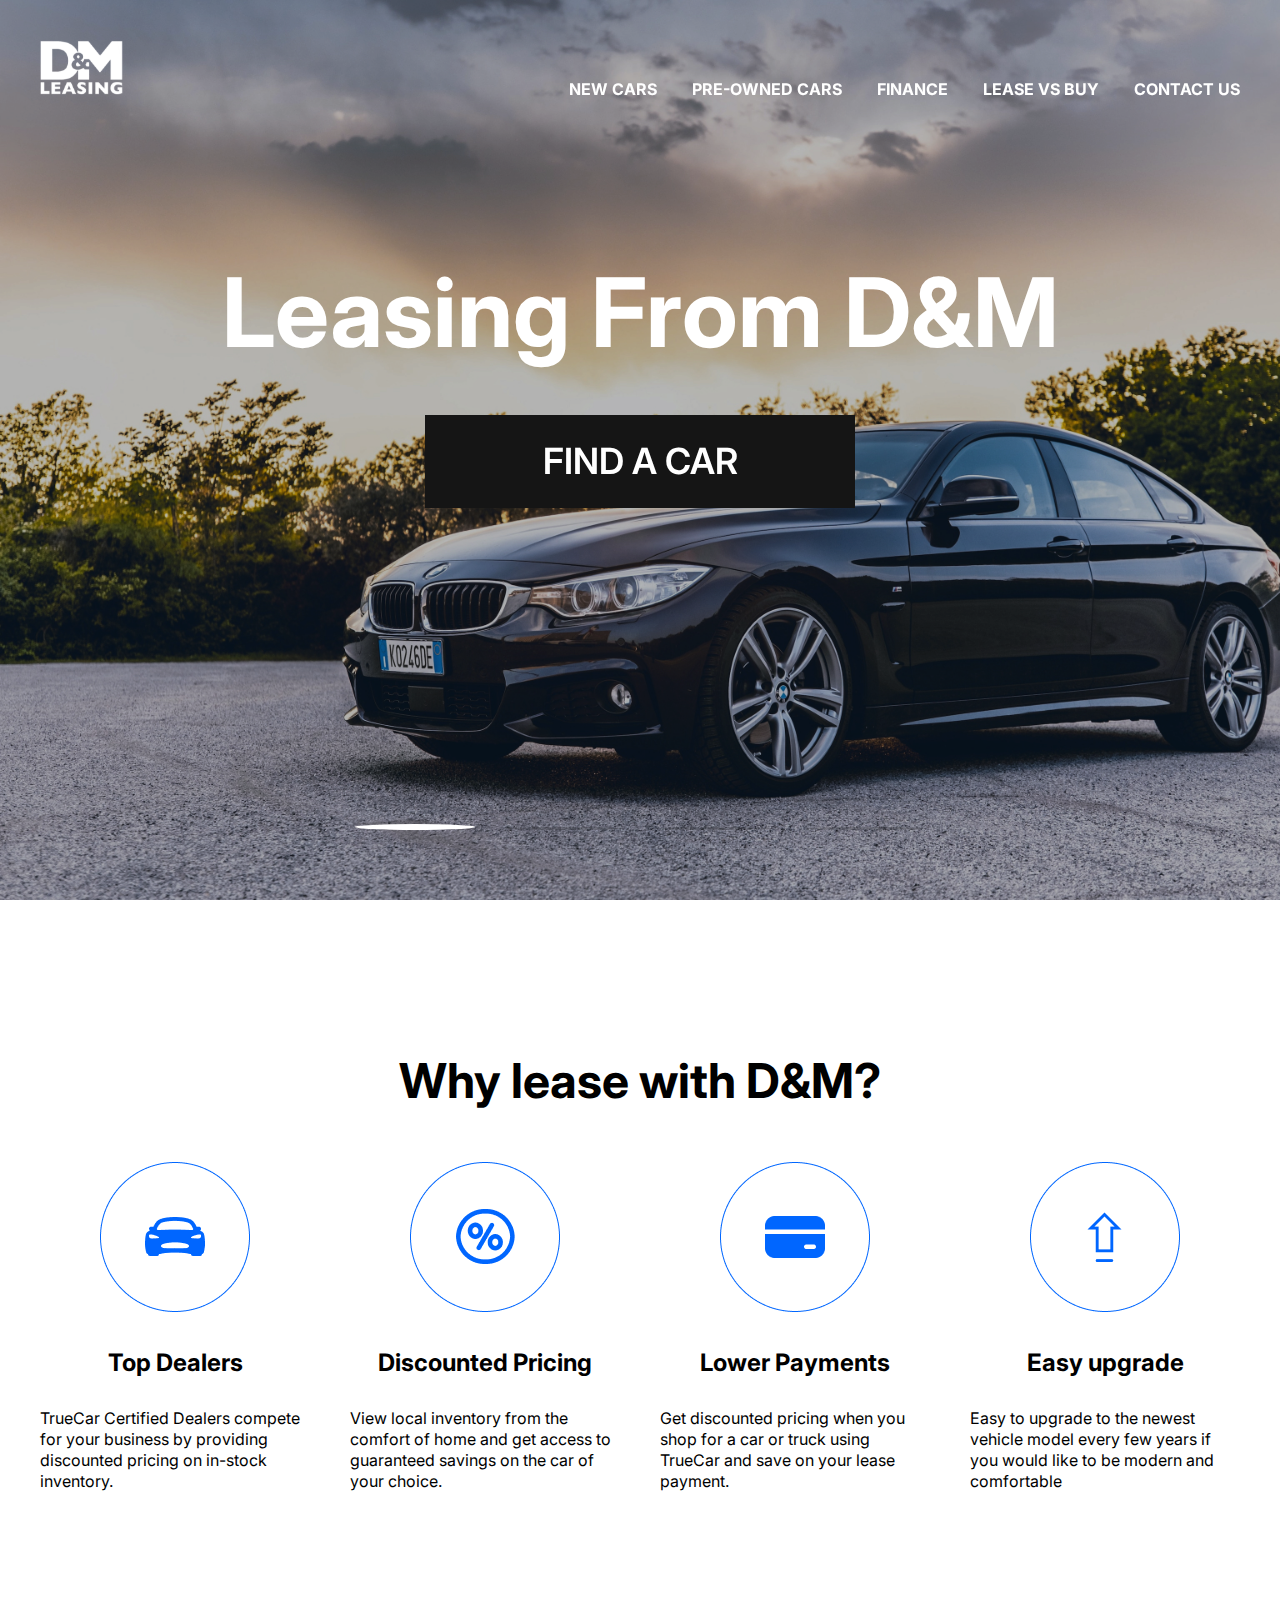
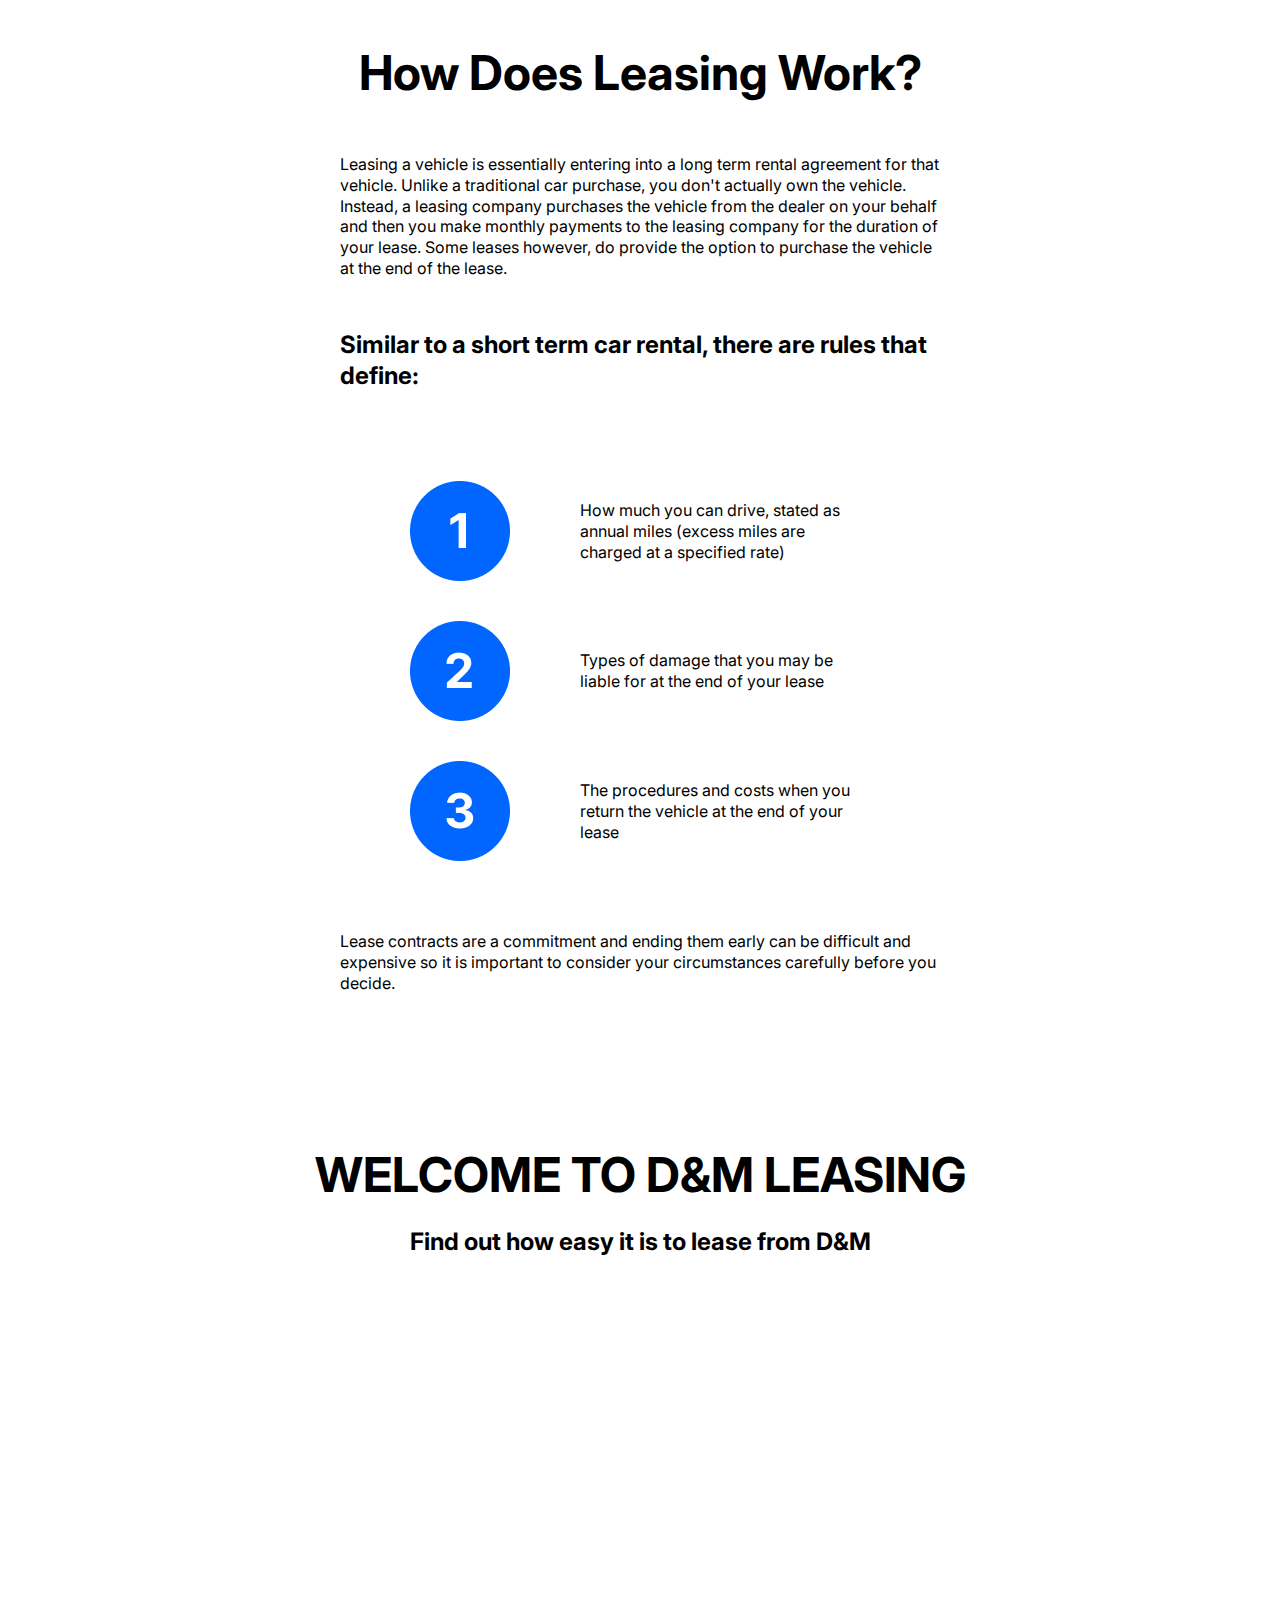
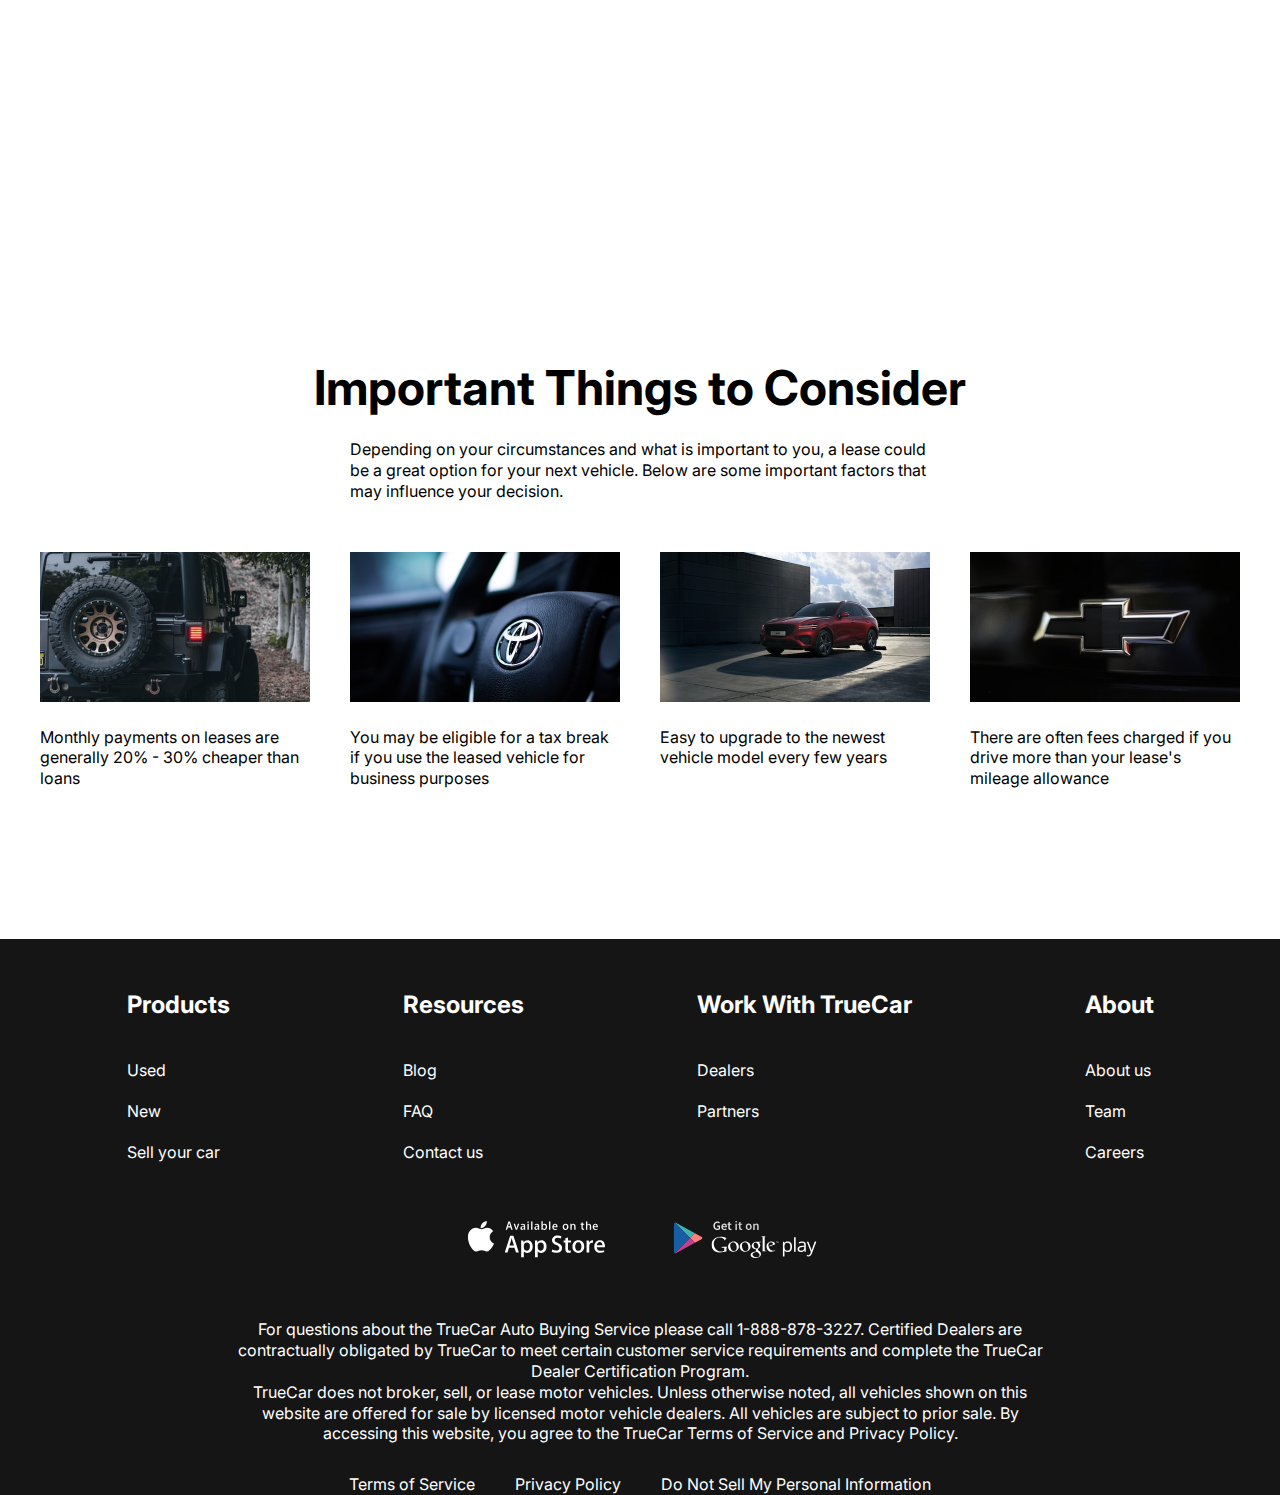
<file: index.html>
<!DOCTYPE html>
<html lang="en">
<head>
    <meta charset="UTF-8">
    <meta http-equiv="X-UA-Compatible" content="IE=edge">
    <meta name="viewport" content="width=device-width, initial-scale=1.0">
    <title>Document</title>
    <link rel="preconnect" href="https://fonts.googleapis.com">
    <link rel="preconnect" href="https://fonts.gstatic.com" crossorigin>
    <link href="https://fonts.googleapis.com/css2?family=Inter:wght@400;700&display=swap" rel="stylesheet">
    <link rel="stylesheet"
    href="https://cdn.jsdelivr.net/npm/swiper@9/swiper-bundle.min.css">
    <link rel="stylesheet" href="/css/styles.css">
</head>
<body>


    <div class="wrapper">
        <header class="header header-main">
            <div class="container">
                <div class="header__inner">
                    <a href="#" class="logo">
                        <img class="logo__img" src="/images/logo.svg" alt="">
                    </a>
                    <nav class="menu">
                        <ul class="menu__list">
                            <li class="menu__list-item">
                                <a href="#" class="menu__list-link">NEW CARS</a>
                            </li>
                            <li class="menu__list-item">
                                <a href="#" class="menu__list-link">PRE-OWNED CARS</a>
                            </li>
                            <li class="menu__list-item">
                                <a href="#" class="menu__list-link">FINANCE</a>
                            </li>
                            <li class="menu__list-item">
                                <a href="#" class="menu__list-link">LEASE VS BUY</a>
                            </li>
                            <li class="menu__list-item">
                                <a href="#" class="menu__list-link">CONTACT US</a>
                            </li>
                        </ul>
                    </nav>
                </div>
            </div>
        </header>
        <main class="main">

            <section class="top">
                <div class="container">
                    <h1 class="title">
                        Leasing From D&M
                    </h1>
                    <a href="#" class="top__link">
                        FIND A CAR
                    </a>
                </div>
            </section>
            <div class="slider">
                <div class="swiper">
                    <div class="swiper-wrapper">
                        <div class="swiper-slide" style="background-image: url(images/slide-1.jpg);"></div>
                        <div class="swiper-slide" style="background-image: url(images/slide-1.jpg);"></div>
                        <div class="swiper-slide" style="background-image: url(images/slide-1.jpg);"></div>
                        <div class="swiper-slide" style="background-image: url(images/slide-1.jpg);"></div>
                      
                    </div>
                    <div class="swiper-pagination"></div>
                </div>
            </div>
            <section class="why-lease">
                <div class="container">
                    <h2 class="section-title">
                        Why lease with D&M?
                    </h2>
                    <ul class="why-lease__list">
                        <li class="why-lease__item">
                            <img src="images/why-lease-img-1.png" alt="" class="why-lease__item-img">
                            <h3 class="why-lease__item-title">
                                Top Dealers
                            </h3>
                            <p class="why-lease__item-text">
                                TrueCar Certified Dealers compete for your 
                                business by providing discounted pricing on in-stock inventory.
                            </p>
                        </li>
                        <li class="why-lease__item">
                            <img src="images/why-lease-image-2.png" alt="" class="why-lease__item-img">
                            <h3 class="why-lease__item-title">
                                Discounted Pricing
                            </h3>
                            <p class="why-lease__item-text">
                                View local inventory from the comfort of home and get access 
                                to guaranteed savings on the car of your choice.
                            </p>
                        </li>
                        <li class="why-lease__item">
                            <img src="images/why-lease-img-3.png" alt="" class="why-lease__item-img">
                            <h3 class="why-lease__item-title">
                                Lower Payments
                            </h3>
                            <p class="why-lease__item-text">
                                Get discounted pricing when you shop for a car or truck using 
                                TrueCar and save on your lease payment.
                            </p>
                        </li>
                        <li class="why-lease__item">
                            <img src="images/why-lease-img-4.png" alt="" class="why-lease__item-img">
                            <h3 class="why-lease__item-title">
                                Easy upgrade
                            </h3>
                            <p class="why-lease__item-text">
                                Easy to upgrade to the newest vehicle model every few years if 
                                you would like to be modern and comfortable
                            </p>
                        </li>
                    </ul>
                </div>
            </section>
            <section class="leasing-work">
                <div class="container">
                    <div class="leasing-work-inner">
                        <h2 class="section-title">
                            How Does Leasing Work?
                        </h2>
                        <p class="leasing-work__text">
                            Leasing a vehicle is essentially entering into a long term 
                            rental agreement for that vehicle. Unlike a traditional car purchase, 
                            you don't actually own the vehicle. Instead, a leasing company purchases 
                            the vehicle from the dealer on your behalf and then you make monthly payments 
                            to the leasing company for the duration of your lease. Some leases however, 
                            do provide the option 
                            to purchase the vehicle at the end of the lease.
                        </p>
                        <h4 class="leasing-work-title">
                            Similar to a short term car rental, there are rules that define:  
                        </h4>
                        <ul class="leasing-work__list">
                            <li class="leasing-work__list-item">
                                <img class="leasing-work__list-img" src="/images/leasing-work-img-1.png" alt="">
                                <p class="leasing-work__list-text">How much you can drive, stated as annual 
                                        miles (excess miles are charged at a specified rate)</p>
                            </li>
                            <li class="leasing-work__list-item">
                                <img class="leasing-work__list-img" src="/images/leasing-work-img-2.png" alt="">
                                <p class="leasing-work__list-text">Types of damage that you may be liable for at the end of 
                                        your lease</p>
                            </li>
                            <li class="leasing-work__list-item">
                                <img class="leasing-work__list-img" src="/images/leasing-work-img-3.png" alt="">
                                <p class="leasing-work__list-text">The procedures and costs when you return the vehicle
                                         at the end of your lease</p>
                            </li>
                        </ul>
                        <p class="leasing-work__last-text">
                            Lease contracts are a commitment and ending them 
                            early can be difficult and expensive so it is important to consider your 
                            circumstances carefully before you decide.
                        </p>
                    </div>
                </div>
            </section>

            <section class="video">
                <div class="container">
                    <h2 class="section-title video__title">
                        WELCOME TO D&M LEASING
                    </h2>
                    <p class="video__text">
                        Find out how easy it is to lease from D&M
                    </p>
                    <iframe class="video-content" width="1000" height="500" src="https://www.youtube.com/embed/1RBpS2SXwi4" title="YouTube video player" 
                    frameborder="0" allow="accelerometer; autoplay; clipboard-write; encrypted-media; 
                    gyroscope; picture-in-picture; web-share" allowfullscreen></iframe>
                </div>
            </section>

            <section class="important">
                <div class="container">
                    <h2 class="section-title important__title">
                        Important Things to Consider
                    </h2>
                    <p class="important__text">
                        Depending on your circumstances and what is important to you, 
                        a lease could be a great option for your next vehicle. Below are some 
                        important factors that may influence your decision.
                    </p>
                    <ul class="important__list">
                        <li class="important__item">
                            <img src="/images/imp_1.png" alt="" class="important__item-img">
                            <p class="important__item-text">
                                Monthly payments on leases are generally 20% - 30% 
                                cheaper than loans
                            </p>
                        </li>
                        <li class="important__item">
                            <img src="/images/imp_2.png" alt="" class="important__item-img">
                            <p class="important__item-text">
                                You may be eligible for a tax break 
                                if you use the leased vehicle for business purposes
                            </p>
                        </li>
                        <li class="important__item">
                            <img src="/images/imp_3.png" alt="" class="important__item-img">
                            <p class="important__item-text">
                                Easy to upgrade to the newest vehicle model every few years
                            </p>
                        </li>
                        <li class="important__item">
                            <img src="/images/imp_4.png" alt="" class="important__item-img">
                            <p class="important__item-text">
                                There are often fees charged if you drive 
                                more than your lease's mileage allowance
                            </p>
                        </li>
                    </ul>
                </div>
            </section>
        </main>
        <footer class="footer">
            <div class="container">
                <nav class="footer__menu">
                    <ul class="footer__menu-list">
                        <li class="footer__menu-item">
                            <p class="footer__menu-title">Products</p></li>
                        <li class="footer__menu-item">
                            <a href="#" class="footer__menu-link">Used</a></li>
                        <li class="footer__menu-item">
                            <a href="#" class="footer__menu-link">New</a></li>
                        <li class="footer__menu-item">
                            <a href="#" class="footer__menu-link">Sell your car</a></li>
                    </ul>
                    <ul class="footer__menu-list">
                        <li class="footer__menu-item">
                            <p class="footer__menu-title">Resources</p></li>
                        <li class="footer__menu-item">
                            <a href="#" class="footer__menu-link">Blog</a></li>
                        <li class="footer__menu-item">
                            <a href="#" class="footer__menu-link">FAQ</a></li>
                        <li class="footer__menu-item">
                            <a href="#" class="footer__menu-link">Contact us</a></li>
                    </ul>
                    <ul class="footer__menu-list">
                        <li class="footer__menu-item">
                            <p class="footer__menu-title">Work With TrueCar</p></li>
                        <li class="footer__menu-item">
                            <a href="#" class="footer__menu-link">Dealers</a></li>
                        <li class="footer__menu-item">
                            <a href="#" class="footer__menu-link">Partners</a></li>
                    </ul>
                    <ul class="footer__menu-list">
                        <li class="footer__menu-item">
                            <p class="footer__menu-title">About</p></li>
                        <li class="footer__menu-item">
                            <a href="#" class="footer__menu-link">About us</a></li>
                        <li class="footer__menu-item">
                            <a href="#" class="footer__menu-link">Team</a></li>
                        <li class="footer__menu-item">
                            <a href="#" class="footer__menu-link">Careers</a></li>
                    </ul>
                </nav>
                <ul class="app">
                    <li class="app__item">
                        <a href="#" class="app_item-link">
                            <img class="app__item-img" src="/images/apple.svg" alt="1">
                        </a>
                    </li>
                    <li class="app__item">
                        <a href="#" class="app_item-link">
                            <img class="app__item-img" src="/images/google.svg" alt="1">                     
                        </a>
                    </li>
                </ul>
                <div class="footer__copy">
                    <p class="footer__copy-text">For questions about the TrueCar Auto Buying Service please 
                        call 1-888-878-3227. Certified Dealers are contractually 
                        obligated by TrueCar to meet certain customer service requirements and 
                        complete the TrueCar Dealer Certification Program. </p>
                    <p class="footer__copy-text">TrueCar does not broker, sell, or lease motor vehicles. 
                        Unless otherwise noted, all vehicles shown on this website are offered for sale 
                        by licensed motor vehicle dealers. All vehicles are subject to prior sale. 
                        By accessing this website, you agree to the TrueCar Terms of Service and 
                        Privacy Policy.</p>
                </div>
                <nav class="copy__nav">
                    <ul class="copy__nav-list">
                         <li class="copy__nav-item">
                            <a href="#" class="copy__nav-link">Terms of Service</a></li>
                         <li class="copy__nav-item">
                            <a href="#" class="copy__nav-link">Privacy Policy</a></li>
                         <li class="copy__nav-item">
                            <a href="#" class="copy__nav-link">Do Not Sell My Personal Information</a></li>
                    </ul>
                </nav>
            </div>
        </footer>
    </div>

    <script src="https://cdn.jsdelivr.net/npm/swiper@9/swiper-bundle.min.js"></script>
    <script src="js/main.js"></script>
</body>
</html>
</file>
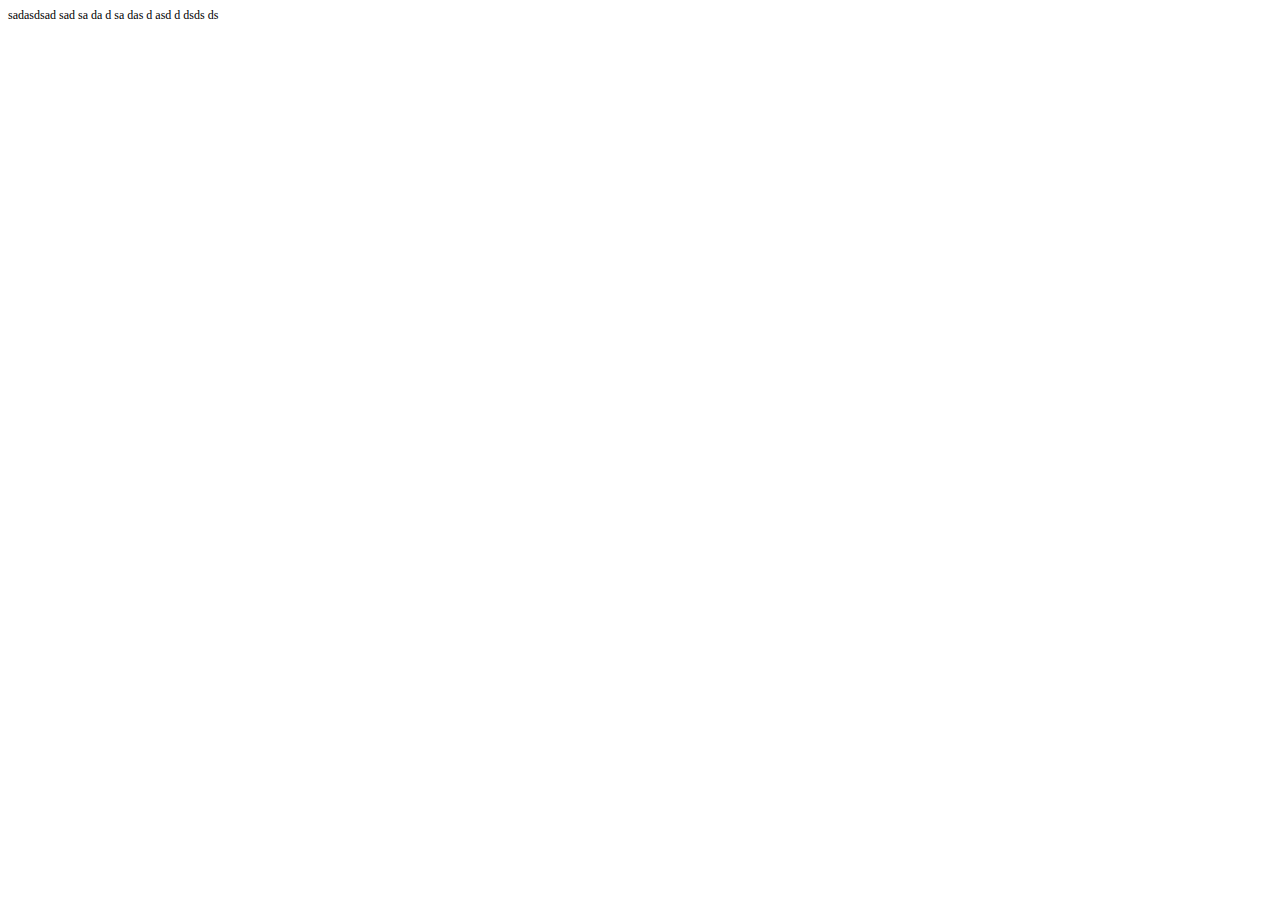
<file: inde.html>
<!DOCTYPE html PUBLIC "-//W3C//DTD HTML 4.01//EN" "http://www.w3.org/TR/html4/strict.dtd">
<html>
<head>
  <meta http-equiv="Content-Type" content="text/html; charset=utf-8">
  <meta http-equiv="Content-Style-Type" content="text/css">
  <title></title>
  <meta name="Generator" content="Cocoa HTML Writer">
  <meta name="CocoaVersion" content="2299.5">
  <style type="text/css">
    p.p1 {margin: 0.0px 0.0px 0.0px 0.0px; font: 12.0px Times; -webkit-text-stroke: #000000}
    span.s1 {font-kerning: none}
  </style>
</head>
<body>
<p class="p1"><span class="s1">sadasdsad sad sa da d sa das d asd d dsds ds<span class="Apple-converted-space"> </span></span></p>
</body>
</html>
</file>
<file: css/styles.css>
html {
    box-sizing: border-box;
}

*, *::after, *::before {
    box-sizing: inherit;
    margin: 0;
    padding: 0; 
}

body {
    font-style: 16px;
    font-weight: 400;
    font-family: 'Inter', sans-serif;
    line-height: 1.3;
}

html, body {
    height: 100%;
}

.wrapper {
    min-height: 100%;
    display: flex;
    flex-direction: column;
}


.header{
    background-color: #151515;
}

.header-main {
background-color: transparent;
position: absolute;
z-index: 5;
left: 0;
right: 0;
}

ul {
    list-style-type: none;
}

a {
    text-decoration: none;
    color: inherit;
}

.container {
    max-width: 1220px;
    margin: 0 auto;
    padding: 0 10px;
}

.section-title {
    margin-bottom: 50px;
    font-size: 48px;
    font-weight: 700;
    text-align: center;
}

.header__inner {
    padding-top: 40px;
    display: flex;
    justify-content: space-between;
    align-items: flex-end;
    padding-top: 40px;
    padding-bottom: 45px;
}

.menu__list {
display: flex;
gap: 35px;
}

.menu__list-link {
color: #fff;
text-transform: uppercase;
font-weight: 700;
}

.footer {
    background-color: #151515;
    padding-bottom: 50px 0 32px;
    color: #fff;
}

.footer__menu {
    display: flex;
    justify-content: space-around;
    margin-bottom: 50px;
    padding-top: 50px;
}

.footer__menu-list {
    max-width: 250px;
}

.footer__menu-title {
font-size: 24px;
font-weight: 700;
padding-bottom: 20px;
}

.footer__menu-item + .footer__menu-item {
padding-top: 20px;
}


.app {
    display: flex;
    justify-content: center;
    gap: 40px;
    margin-bottom: 52px;
}

.footer__copy {
    max-width: 806px;
    margin: 0 auto 30px;
    text-align: center;
}

.copy__nav-list {
    display: flex;
    justify-content: center;
    gap: 40px;
}

.main {
    flex-grow: 1;
}

.top {
    color: white;
    text-align: center;
    padding-top: 250px;
    padding-bottom: 50px;
    position: absolute;
    z-index: 5;
    left: 0;
    right: 0;
}
.title {
    padding-bottom: 40px;
    font-size: 96px;
    font-weight: 700;
   
}

.top__link {
background-color: #151515;
padding: 23px;
max-width: 430px;
width: 100%;
display: inline-block;
text-transform: uppercase;
font-size: 36px;
font-weight: 600;
}

.swiper-slide {
    height: 100vh;
    background-repeat: no-repeat;
    background-size: cover;
    background-position: center;
}

.swiper::after {
content: '';
background: rgba(21,21,21, .3);
position: absolute;
z-index: 5;
left: 0;
right: 0;
top: 0;
bottom: 0;
}

.swiper-wrapper {
background: rgba(21,21,21, .3);
}

.swiper-pagination-bullet {
width: 120px;
height: 3px;
background-color: #151515;
margin: 15px !important;
}
.swiper-pagination-bullet-active {
    height: 6px;
    background-color: white;
}

.swiper-pagination-bullets.swiper-pagination-horizontal {
bottom: 50px;
}

.why-lease {
    padding: 150px 0;
}

.why-lease__list {
    display: grid;
    grid-template-columns: repeat(4, 1fr);
    gap: 40px;
    text-align: center;
    /* display: flex;
    gap: 40px; */
}

.why-lease__item-img {
    margin-bottom: 30px;
   
}

.why-lease__item-title {
    margin-bottom: 30px;
    
    font-size: 24px;
    font-weight: 700;
}

.why-lease__item-text {
    text-align: left;
}

.leasing-work {
    padding-bottom: 150px;
}

.leasing-work-inner {
    max-width: 600px;
    margin: 0 auto;
}

.leasing-work-title {
    font-size: 24px;
    font-weight: 700;
    padding-top: 50px;
}

.leasing-work__list {
    padding: 50px 0 70px;
    max-width: 510px;
    display: flex;
    display: inline-block;
}

.leasing-work__list-text {
    max-width: 510px;
}

.leasing-work__list-item {
    display: flex;
    gap: 70px;
    padding-left: 70px;
    margin-top: 40px;
    align-items: center;
}

/* <-->alternate way instead of using img leasing-work__list<-->
    
.leasing-work__list {
    padding: 50px 0 70px;
    counter-reset: myCounter;
}

.leasing-work__list-item {
    width: 270px;
    position: relative;
    margin-left: auto;
    box-sizing: content-box;
    padding: 19px 0 19px 240px;
    min-height: 63px;
}

.leasing-work__list-item + .leasing-work__list-item {
    margin-top: 40px;
}

.leasing-work__list-item::before {
counter-increment: myCounter;
content: counter(myCounter);
display: flex;
justify-content: center;
align-items: center; 
font-size: 48px;
font-weight: 700;
background-color: red;
width: 100px;
height: 100px;
border-radius: 50%;
color: #fff;
position: absolute;
left: 0;
top: 0;
} */


.video {
    padding-bottom: 150px;
}

.video__title {
    margin-bottom: 20px;
}

.video__text {
    text-align: center;
    font-size: 24px;
    font-weight: 700;
    margin-bottom: 50px;
}

.video-content {
    margin: 0 auto;
    display: block;
}

.important {
    padding-bottom: 150px;
}
.important__title {
margin-bottom: 20px;
}

.important__text {
    max-width: 580px;
    margin: 0 auto 50px;
}

.important__list {
    display: grid;
    grid-template-columns: repeat(4, 1fr);
    gap: 40px;
    /* display: flex;
    gap: 40px; */
}

.important__item-img {
    margin-bottom: 20px;
}
</file>
